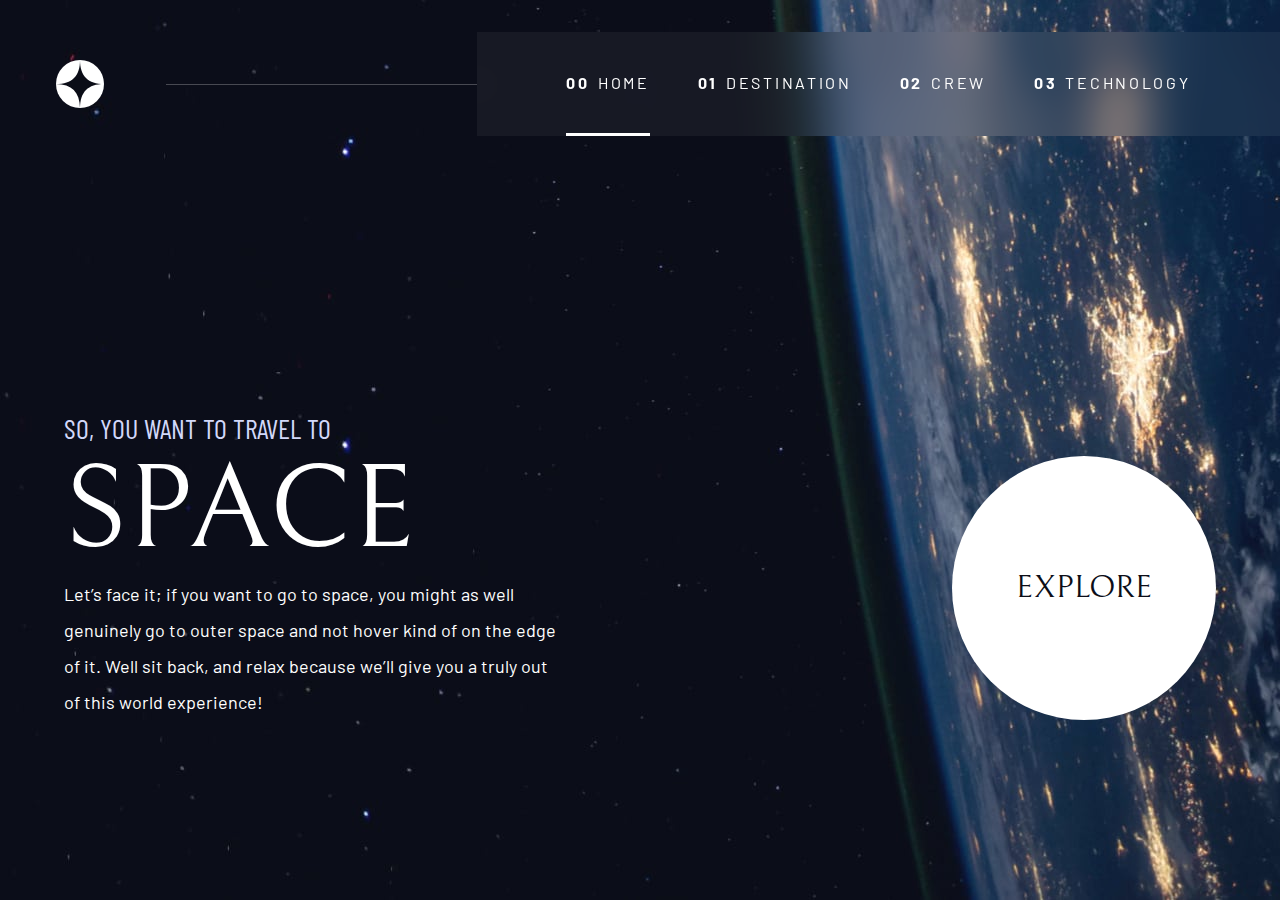
<file: index.html>
<!DOCTYPE html>
<html lang="en">
<head>
  <meta charset="UTF-8">
  <meta name="viewport" content="width=device-width, initial-scale=1.0">

  <link rel="preconnect" href="https://fonts.googleapis.com">
  <link rel="preconnect" href="https://fonts.gstatic.com" crossorigin>
  <link href="https://fonts.googleapis.com/css2?family=Barlow+Condensed:wght@400;700&family=Bellefair&family=Barlow:wght@400;700&display=swap"
      rel="stylesheet">

  <link rel="icon" type="image/png" sizes="32x32" href="./assets/favicon-32x32.png">
  <link rel="stylesheet" href="index.css">
  
  <title>Space Tourism</title>
</head>
<body class="home">
    <a class="skip-to-content bg-white text-dark" href="#main">Skip to content</a>
    <header class="primary-header flex">
        <div><img class="logo" src="./assets/shared/logo.svg" alt="space tourism logo"></div>
        <button class="mobile-nav-toggle" aria-controls="primary-navigation"><span class="sr-only" aria-expanded="false">Menu</span></button>
        <nav>
            <ul id="primary-navigation" data-visible="false" class="primary-navigation underline-indicators flex">
            <li class="active"><a class="uppercase text-white letter-spacing-2" href="index.html"><span aria-hidden="true">00</span>Home</a>
            <li><a class="uppercase text-white letter-spacing-2" href="destination.html"><span aria-hidden="true">01</span>Destination</a>
            <li><a class="uppercase text-white letter-spacing-2" href="crew.html"><span aria-hidden="true">02</span>Crew</a>
            <li><a class="uppercase text-white letter-spacing-2" href="#"><span aria-hidden="true">03</span>Technology</a>
            </ul>
        </nav>
    </header>

    <main id="main" class="grid-container">
        <div>
            <h1 class="ff-sans-cond fs-500 text-accent uppercase">So, you want to travel to
                <span class="ff-serif fs-900 text-white uppercase" style="display: block">space</span>
            </h1>
            <p>Let’s face it; if you want to go to space, you might as well genuinely go to 
                outer space and not hover kind of on the edge of it. Well sit back, and relax 
                because we’ll give you a truly out of this world experience!</p>
        </div>
        <div>
            <a href="destination.html" class="large-button uppercase ff-serif text-dark bg-white">Explore</a>
        </div>
    </main>

    <script src="index.js"></script>
</body>
</html>
</file>
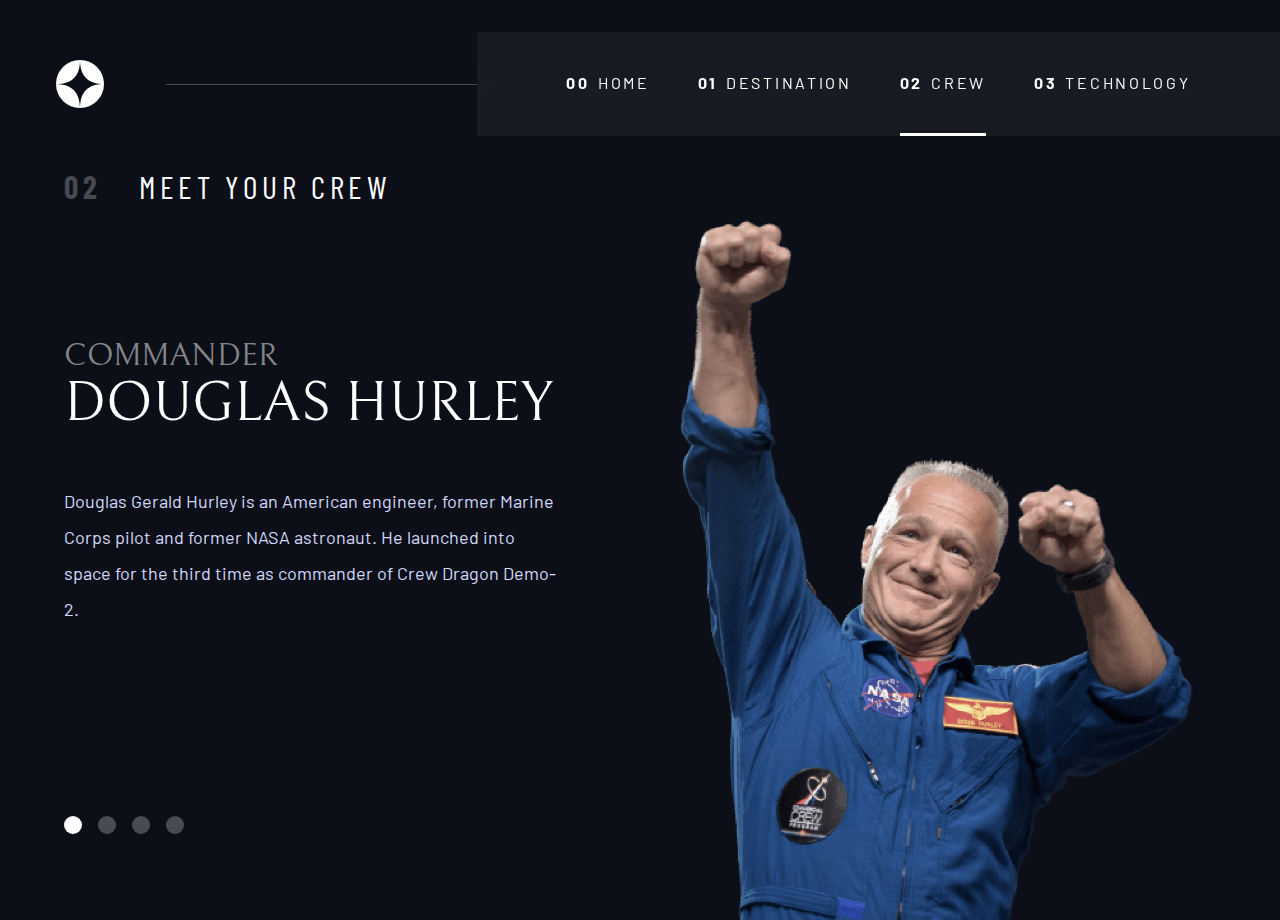
<file: crew.html>
<!DOCTYPE html>
<html lang="en">
<head>
  <meta charset="UTF-8">
  <meta name="viewport" content="width=device-width, initial-scale=1.0">

  <link rel="preconnect" href="https://fonts.googleapis.com">
  <link rel="preconnect" href="https://fonts.gstatic.com" crossorigin>
  <link href="https://fonts.googleapis.com/css2?family=Barlow+Condensed:wght@400;700&family=Bellefair&family=Barlow:wght@400;700&display=swap"
      rel="stylesheet">

  <link rel="icon" type="image/png" sizes="32x32" href="./assets/favicon-32x32.png">
  <link rel="stylesheet" href="index.css">
  
  <title>Space Tourism</title>
</head>
<body class="crew">
    <a class="skip-to-content bg-white text-dark" href="#main">Skip to content</a>
    <header class="primary-header flex">
        <div><img class="logo" src="./assets/shared/logo.svg" alt="space tourism logo"></div>
        <button class="mobile-nav-toggle" aria-controls="primary-navigation"><span class="sr-only" aria-expanded="false">Menu</span></button>
        <nav>
            <ul id="primary-navigation" data-visible="false" class="primary-navigation underline-indicators flex">
            <li><a class="uppercase text-white letter-spacing-2" href="index.html"><span aria-hidden="true">00</span>Home</a>
            <li><a class="uppercase text-white letter-spacing-2" href="destination.html"><span aria-hidden="true">01</span>Destination</a>
            <li class="active"><a class="uppercase text-white letter-spacing-2" href="crew.html"><span aria-hidden="true">02</span>Crew</a>
            <li><a class="uppercase text-white letter-spacing-2" href="#"><span aria-hidden="true">03</span>Technology</a>
            </ul>
        </nav>
    </header>

    <main id="main" class="grid-container flow">
        <h1 class="numbered-title"><span aria-hidden="true">02</span>Meet Your Crew</h1>
        <img class="active" src="./assets/crew/image-douglas-hurley.png" alt="Douglas Hurley">
        <img src="./assets/crew/image-mark-shuttleworth.png" alt="Mark Shuttleworth">
        <img src="./assets/crew/image-victor-glover.png" alt="Victor Glover">
        <img src="./assets/crew/image-anousheh-ansari.png" alt="Anousheh Ansari">
        <div class="dot-indicators flex">
            <button id="douglas-hurley-button" aria-selected="true"><span class="sr-only">Douglas Hurley</span></button>
            <button id="mark-shuttleworth-button" aria-selected="false"><span class="sr-only">Mark Shuttleworth</span></button>
            <button id="victor-glover-button" aria-selected="false"><span class="sr-only">Victor Glover</span></button>
            <button id="anousheh-ansari-button" aria-selected="false"><span class="sr-only">Anousheh Ansari</span></button>
        </div>
        <article class="crew-info flow">
            <h2 id="douglas-hurley-title" class="ff-serif fs-700 uppercase text-white active"><span class="ff-serif fs-600 uppercase">Commander</span>Douglas Hurley</h2>
            <p id="douglas-hurley-description" class="ff-sans-normal fs-400 text-accent active">Douglas Gerald Hurley is an American engineer, former Marine Corps pilot and former NASA astronaut. He launched into space for the third time as commander of Crew Dragon Demo-2.</p>
            <h2 id="mark-shuttleworth-title" class="ff-serif fs-700 uppercase text-white"><span class="ff-serif fs-600 uppercase">Mission Specialist</span>Mark Shuttleworth</h2>
            <p id="mark-shuttleworth-description" class="ff-sans-normal fs-400 text-accent">Mark Richard Shuttleworth is the founder and CEO of Canonical, the company behind the Linux-based Ubuntu operating system. Shuttleworth became the first South African to travel to space as a space tourist.</p>
            <h2 id="victor-glover-title" class="ff-serif fs-700 uppercase text-white"><span class="ff-serif fs-600 uppercase">Pilot</span>Victor Glover</h2>
            <p id="victor-glover-description" class="ff-sans-normal fs-400 text-accent">Pilot on the first operational flight of the SpaceX Crew Dragon to the International Space Station. Glover is a commander in the U.S. Navy where he pilots an F/A-18.He was a crew member of Expedition 64, and served as a station systems flight engineer. </p>
            <h2 id="anousheh-ansari-title" class="ff-serif fs-700 uppercase text-white"><span class="ff-serif fs-600 uppercase">Flight Engineer</span>Anousheh Ansari</h2>
            <p id="anousheh-ansari-description" class="ff-sans-normal fs-400 text-accent">Anousheh Ansari is an Iranian American engineer and co-founder of Prodea Systems. Ansari was the fourth self-funded space tourist, the first self-funded woman to fly to the ISS, and the first Iranian in space. </p>
        </article>
    </main>

    <script src="index.js"></script>
</body>
</html>
</file>
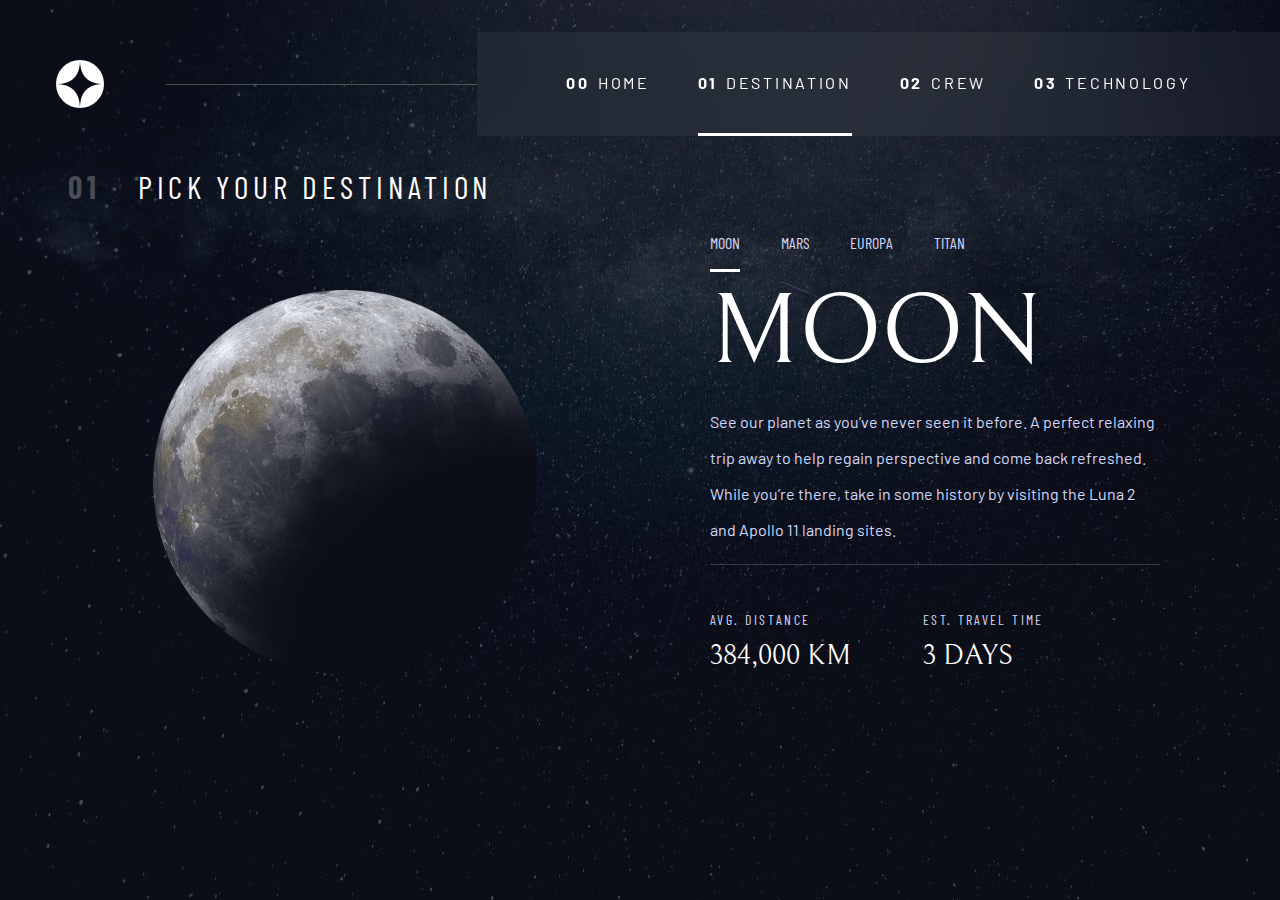
<file: destination.html>
<!DOCTYPE html>
<html lang="en">
<head>
  <meta charset="UTF-8">
  <meta name="viewport" content="width=device-width, initial-scale=1.0">

  <link rel="preconnect" href="https://fonts.googleapis.com">
  <link rel="preconnect" href="https://fonts.gstatic.com" crossorigin>
  <link href="https://fonts.googleapis.com/css2?family=Barlow+Condensed:wght@400;700&family=Bellefair&family=Barlow:wght@400;700&display=swap"
      rel="stylesheet">

  <link rel="icon" type="image/png" sizes="32x32" href="./assets/favicon-32x32.png">
  <link rel="stylesheet" href="index.css">
  
  <title>Space Tourism</title>
</head>
<body class="destination">
    <a class="skip-to-content bg-white text-dark" href="#moon">Skip to content</a>
    <header class="primary-header flex">
        <div><img class="logo" src="./assets/shared/logo.svg" alt="space tourism logo"></div>
        <button class="mobile-nav-toggle" aria-controls="primary-navigation"><span class="sr-only" aria-expanded="false">Menu</span></button>
        <nav>
            <ul id="primary-navigation" data-visible="false" class="primary-navigation underline-indicators flex">
            <li><a class="uppercase text-white letter-spacing-2" href="index.html"><span aria-hidden="true">00</span>Home</a>
            <li class="active"><a class="uppercase text-white letter-spacing-2" href="#"><span aria-hidden="true">01</span>Destination</a>
            <li><a class="uppercase text-white letter-spacing-2" href="crew.html"><span aria-hidden="true">02</span>Crew</a>
            <li><a class="uppercase text-white letter-spacing-2" href="#"><span aria-hidden="true">03</span>Technology</a>
            </ul>
        </nav>
    </header>

    <main id="main" class="grid-container">
        <div class="flex planet">
            <h2 class="numbered-title"><span aria-hidden="true">01</span>Pick Your Destination</h2>
            <img class="planet-image" src="./assets/destination/image-moon.png" alt="the moon">
        </div>
        <div class="planet-info grid">
            <nav>
                <ul class="secondary-navigation underline-indicators flex">
                    <li id="moon" class="active"><a href="#"class="ff-sans-cond uppercase text-accent">Moon</a></li>
                    <li id="mars"><a href="#" class="ff-sans-cond uppercase text-accent">Mars</a></li>
                    <li id="europa"><a href="#" class="ff-sans-cond uppercase text-accent">Europa</a></li>
                    <li id="titan"><a href="#" class="ff-sans-cond uppercase text-accent">Titan</a></li>
                </ul>
            </nav>
            <h1 class="ff-serif fs-800 uppercase text-white planet-name">Moon</h1>
            <p class="ff-sans-normal fs-300 text-accent planet-description">See our planet as you’ve never seen it before. A perfect relaxing trip away to help regain perspective and come back refreshed. While you’re there, take in some history by visiting the Luna 2 and Apollo 11 landing sites.</p>
            <div class="planet-stats">
                <h3 id="avg-distance" class="ff-serif fs-500 uppercase text-white"><span class="ff-sans-cond fs-200 uppercase text-accent letter-spacing-3" style="display:block">Avg. Distance</span>384,000 km</h3>
                <h3 id="est-travel-time" class="ff-serif fs-500 uppercase text-white"><span class="ff-sans-cond fs-200 uppercase text-accent letter-spacing-3" style="display:block">Est. Travel Time</span>3 Days</h3>
            </div>
        </div>
    </main>

    <script src="index.js"></script>
</body>
</html>
</file>
<file: index.css>
/* ------------------- */
/* Custom properties   */
/* ------------------- */

:root {
    /* colors */
    --clr-dark: 230 35% 7%;
    --clr-light: 231 77% 90%;
    --clr-white: 0 0% 100%;
    
    /* font-sizes */
    --fs-900: clamp(5rem, 8vw + 1rem, 9.375rem);
    --fs-800: 3.5rem;
    --fs-700: 1.5rem;
    --fs-600: 1rem;
    --fs-500: 1.75rem;
    --fs-400: 0.9375rem;
    --fs-300: 1rem;
    --fs-200: 0.875rem;
    
    /* font-families */
    --ff-serif: "Bellefair", serif;
    --ff-sans-cond: "Barlow Condensed", sans-serif;
    --ff-sans-normal: "Barlow", sans-serif;
}

@media (min-width: 35em) {
    :root {
        --fs-800: 5rem;
        --fs-700: 2.5rem;
        --fs-600: 1.5rem;
        --fs-400: 1rem;
        
    }
}

@media (min-width: 45em) {
    :root {
        /* font-sizes */
        --fs-800: 6.25rem;
        --fs-700: 3.5rem;
        --fs-600: 2rem;
        --fs-400: 1.125rem;
    }
}

/* ------------------- */
/* Reset               */
/* ------------------- */

/* https://piccalil.li/blog/a-modern-css-reset/ */

/* Box sizing */
*,
*::before,
*::after {
    box-sizing: border-box;
}

/* Reset margins */
body,
h1,
h2,
h3,
h4,
h5,
p,
ul,
figure,
picture {
    margin: 0;
    padding: 0;
}

h1,
h2,
h3,
h4,
h5,
h6,
p {
    font-weight: 400;
}

/* set up the body */
body {
    font-family: var(--ff-sans-normal);
    font-size: var(--fs-400);
    color: hsl( var(--clr-white) );
    background-color: hsl( var(--clr-dark) );
    line-height: 1.5em;
    min-height: 100vh;
    display: grid;
    grid-template-rows: min-content 1fr;
}

@media (min-width: 35em) {
    body {
        line-height: 1.75em;
    }
}

@media (min-width: 45em) {
    body {
        line-height: 2em;
    }
}

/* make images easier to work with */
img,
picture {
    max-width: 100%;
    display: block;
}

/* make form elements easier to work with */
input,
button,
textarea,
select {
    font: inherit;
}

/* remove animations for people who've turned them off */
@media (prefers-reduced-motion: reduce) {  
  *,
  *::before,
  *::after {
    animation-duration: 0.01ms !important;
    animation-iteration-count: 1 !important;
    transition-duration: 0.01ms !important;
    scroll-behavior: auto !important;
  }
}


/* ------------------- */
/* Utility classes     */
/* ------------------- */

/* general */

.flex {
    display: flex;
    gap: var(--gap, 1rem);
}

.grid {
    display: grid;
    gap: var(--gap, 1rem);
}

.block {
    display: block;
}

.flow > *:where(:not(:first-child)) {
    margin-top: var(--flow-space, 1rem);
}

.container {
    padding-inline: 2em;
    margin-inline: auto;
    max-width: 80rem;
}

.grid-container {
    display: grid;
    text-align: center;
    place-items: center;
    padding-inline: 1rem;
    padding-bottom: 4rem;
}

.grid-container p {
    max-width: 50ch;
}

@media(min-width:45em) {
    .grid-container {
        text-align: left;
        column-gap: var(--container-gap, 2rem);
        grid-template-columns: minmax(1rem, 1fr) repeat(2, minmax(0, 40rem)) minmax(1rem, 1fr);
    }

    .home .grid-container > *:first-child,
    .destination .grid-container > *:first-child {
        grid-column: 2;
        justify-self: start;
    }
    
    .home .grid-container > *:last-child,
    .destination .grid-container > *:last-child {
        grid-column: 3;
    }

    .home .grid-container {
        padding-bottom: max(6rem, 20vh);
        align-items: end;
    }

    .home .grid-container > *:last-child {
        justify-self: end;
    }
}

.sr-only {
  position: absolute; 
  width: 1px;
  height: 1px;
  padding: 0;
  margin: -1px; 
  overflow: hidden;
  clip: rect(0, 0, 0, 0);
  white-space: nowrap; /* added line */
  border: 0;
}

.skip-to-content {
    position: absolute;
    z-index: 3000;
    padding: .5em 1em;
    left: 50%;
    transform: translateX(-50%) translateY(-100%);
    transition: transform 300ms ease;
    tabindex: "1";
}

.skip-to-content:focus {
    transform: translateX(-50%) translateY(0);
}

/* colors */

.bg-dark { background-color: hsl( var(--clr-dark) );}
.bg-accent { background-color: hsl( var(--clr-light) );}
.bg-white { background-color: hsl( var(--clr-white) );}

.text-dark { color: hsl( var(--clr-dark) );}
.text-accent { color: hsl( var(--clr-light) );}
.text-white { color: hsl( var(--clr-white) );}

/* typography */

.ff-serif { font-family: var(--ff-serif); } 
.ff-sans-cond { font-family: var(--ff-sans-cond); } 
.ff-sans-normal { font-family: var(--ff-sans-normal); } 

.letter-spacing-1 { letter-spacing: 4.75px; } 
.letter-spacing-2 { letter-spacing: 2.7px; } 
.letter-spacing-3 { letter-spacing: 2.35px; } 

.uppercase { text-transform: uppercase; }

.fs-900 { font-size: var(--fs-900); }
.fs-800 { font-size: var(--fs-800); }
.fs-700 { font-size: var(--fs-700); }
.fs-600 { font-size: var(--fs-600); }
.fs-500 { font-size: var(--fs-500); }
.fs-400 { font-size: var(--fs-400); }
.fs-300 { font-size: var(--fs-300); }
.fs-200 { font-size: var(--fs-200); }

.fs-900,
.fs-800,
.fs-700,
.fs-600 {
    line-height: 1.1;
}

.numbered-title {
    font-family: var(--ff-sans-cond);
    font-size: 1rem;
    text-transform: uppercase;
    letter-spacing: 2.7px;  
}

.numbered-title span {
    margin-right: 1.125em;
    font-weight: 700;
    color: hsl( var(--clr-white) / .25);
}

@media (min-width: 35em) {
    .numbered-title {
        font-size: 1.25em;
        letter-spacing: 3.38px;
    }

    .numbered-title span {
        margin-right: 1.1875em;
    }
}

@media (min-width: 45em) {
    .numbered-title {
        font-size: 1.75em;
        letter-spacing: 4.72px; 
    }

    .numbered-title span {
        margin-right: 1.1875em; 
    }
}


/* ------------------- */
/* Components          */
/* ------------------- */

.large-button {
    font-size: 2rem;
    cursor: pointer;
    position: relative;
    z-index: 1;
    display: inline-grid;
    place-items: center;
    padding: 0 2em;
    border-radius: 50%;
    aspect-ratio: 1;
    text-decoration: none;
    tabindex: "2";
}

.large-button::after {
    content: '';
    position: absolute;
    z-index: -1;
    width: 100%;
    height: 100%;
    background: hsl( var(--clr-white) / .1);
    border-radius: 50%;
    opacity: 0;
    transition: opacity 300ms linear, transform 500ms ease-in-out;
}
 
.large-button:hover::after,
.large-button:focus-visible::after {
    opacity: 1;
    transform: scale(1.5);
}

.primary-header {
    justify-content: space-between;
    align-items: center;
}

.primary-navigation {
    --underline-gap: 2rem;
    list-style: none;
    margin: 0;
    background: hsl( var(--clr-dark) / 0.8);
}

@supports(backdrop-filter: blur(1.5rem)) {
    .primary-navigation {
        background: hsl( var(--clr-white) / 0.05);
        backdrop-filter: blur(1.5rem);
    }
}

.primary-navigation a {
    font-size: var(--fs-300);
    text-decoration: none;
}

.primary-navigation a:focus-visible {
    outline: 5px solid hsl( var(--clr-white) );
    outline-offset: 5px;
}

.primary-navigation a > span {
    font-weight: 700;
    margin-right: .5em;
}

.mobile-nav-toggle {
    display: none;
}

@media (max-width: 35rem) {
    .primary-navigation {
        --underline-gap: .5rem;
        position: fixed;
        z-index: 1000;
        inset: 0 0 0 30%;
        list-style: none;
        padding: min(20rem, 15vh) 2rem;
        margin: 0;
        flex-direction: column;
        transform: translateX(100%);
        transition: transform 300ms ease;
    }
    
    .primary-navigation[data-visible="true"] {
        transform: translateX(0);
    }

    .primary-navigation a {
        font-size: var(--fs-300);
    }

    .primary-navigation a > span {
        display: inline;
    }

    .mobile-nav-toggle {
        display: block;
        position: absolute;
        z-index: 2000;
        right: 1rem;
        top: 2rem;
        background: transparent;
        background-image: url(./assets/shared/icon-hamburger.svg);
        background-repeat: no-repeat;
        background-size: cover;
        background-position: center;
        width: 1.5rem;
        aspect-ratio: 1;
        border: 0;
        cursor: pointer;
    }

    .mobile-nav-toggle:focus-visible {
        outline: 5px solid white;
        outline-offset: 5px;
    }
}

@media(min-width: 35em) {
    .primary-navigation {
        padding-inline: clamp(3rem, 7vw, 7rem);
    }
}

@media (min-width: 35em) and (max-width: 44.999rem) {
    .primary-navigation a > span {
        display: none;   
    }

    .primary-navigation a {
        font-size: var(--fs-200);
    }
}

@media (min-width: 45em) {
    .primary-header::after {
        content: "";
        /* display: block; */
        position: relative;
        height: 1px;
        width: 100%;
        left: 3%;
        background: rgba(255, 255, 255, 0.25);
        order: 2;
    }

    .primary-header nav {
        order: 3;
    }

    .primary-navigation {
        --gap: 3rem;
        margin-block: 2rem;
    }
}

.underline-indicators > * {
    cursor: pointer;
    padding: var(--underline-gap, 1rem) 0;
    border: 0;
    border-bottom: .2rem solid hsl( var(--clr-white) / 0 );
    transition: border-color 300ms linear;
}

@media (hover: hover) {
    .underline-indicators > *:hover,
    .underline-indicators > *:focus {
        border-color: hsl( var(--clr-white) / .5);
    }
}

@media (min-width: 35rem) {
    .underline-indicators > .active,
    .underline-indicators > [aria-selected="true"] {
        color: hsl( var(--clr-white) / 1);
        border-color: hsl( var(--clr-white) / 1); 
    }
}

.tab-list {
    --gap: 2rem;
}

.dot-indicators > * {
    cursor: pointer;
    border: 0;
    border-radius: 50%;
    padding: .5em;
    background-color: hsl( var(--clr-white) / .25);
}
 
.dot-indicators > *:hover,
.dot-indicators > *:focus {
    background-color: hsl( var(--clr-white) / .5);
}

.dot-indicators > [aria-selected="true"] {
    background-color: hsl( var(--clr-white) / 1); 
}

/* ------------------- */
/* Home Page           */
/* ------------------- */

.home {
    background-image: url(./assets/home/background-home-mobile.jpg);
    background-size: cover;
    background-position: bottom center;
}

@media(min-width: 35em) {
    .home {
        background-image: url(./assets/home/background-home-tablet.jpg);
        background-position: top left;
    }
}

@media(min-width: 45em) {
    .home {
        background-image: url(./assets/home/background-home-desktop.jpg);
    }
}

.logo {
    margin: 1.5rem clamp(1.5rem, 5vw, 3.5rem);
}

/* ------------------- */
/* Destination Page    */
/* ------------------- */

.destination {
    background-image: url(./assets/destination/background-destination-mobile.jpg);
    background-size: cover;
}

.destination .grid-container {
    grid-template-rows: min-content 1fr;
    gap: 2em;
}

.planet {
    align-self: center;
    flex-direction: column;
    width: 100%;
    height: 100%;
    justify-content: flex-start;
    align-items: center;
    --gap: 2em;
}

.planet-info {
    --gap: 0;
    grid-template-rows: 3em 4em 9.8em 15.25em; 
    align-self: start;
    height: 100%;
    justify-items: center;
}

.destination nav {
    height: min-content;
}

.planet-image {
    justify-self: center;
    width: 10.5em;
    aspect-ratio: 1;
}

.secondary-navigation {
    --gap: 2.25em;
    --underline-gap: 0.5rem;
    list-style: none;
    margin: 0;
}

.secondary-navigation a {
    font-size: .875rem;
    text-decoration: none;
}

.secondary-navigation a:focus-visible {
    outline: 5px solid hsl( var(--clr-white) );
    outline-offset: 5px;
}

.secondary-navigation.underline-indicators > * {
    padding-top: 0;    
}

.secondary-navigation.underline-indicators > .active,
.secondary-navigation.underline-indicators > [aria-selected="true"] {
    color: hsl( var(--clr-white) / 1);
    border-color: hsl( var(--clr-white) / 1); 
}

.planet-description {
    align-self: start;
    padding-bottom: 2em;
    border-bottom: solid 1px #383B4B;
}

.planet-stats {
    display: flex;
    flex-direction: column;
    justify-content: space-between;
    height: 10em;
    align-self: center;
}

@media (min-width: 35em) {
    .destination {
        background-image: url(./assets/destination/background-destination-tablet.jpg);
    }
    .planet h2 {
        align-self: flex-start;
    }
    
    .planet-info {
        grid-template-rows: 4em 6.25em 8em 1fr; 
    }

   .planet-image {
       width: 18.75em;
   }
   
    .secondary-navigation a {
        font-size: 1rem;
    }

    .planet-description {
        padding-bottom: 1em;
    }

    .planet-stats {
        flex-direction: row;
        height: min-content;
        align-self: end;
        gap: 4em;
    }
}

@media (min-width: 45em) {
    .destination {
        background-image: url(./assets/destination/background-destination-desktop.jpg);
    }
    
    .planet {
        justify-content: space-between;
    }
    
    .destination .grid-container {
        grid-template-rows: 1fr 7em;
    }
    
    .destination .grid-container > *:first-child {
        grid-row: 1;
    }
    
    .destination .grid-container > *:last-child {
        grid-row: 1;
    }

    .planet-image {
        width: clamp(20em, 30vw, 30em);
    }

    .planet-info {
        justify-items: start;
        height: min-content;
        align-self: end;
        grid-template-rows: 3em 7em 11em 4em; 
    }
}

/* ------------------- */
/* Crew Page           */
/* ------------------- */

.crew .grid-container {
    grid-template-areas:
        'title'
        'image'
        'dots'
        'content';
}

.crew .grid-container h1 {
    grid-area: title;
}

.crew .grid-container img {
    grid-area: image;
}

.crew .grid-container .dot-indicators {
    grid-area: dots;
}

.crew .grid-container .crew-info {
    grid-area: content;
}

.crew main img {
    max-width: 60%;
    margin-inline: auto;
}

.crew .dot-indicators {
    position: relative;
}

.crew-info {
    --flow-space: 3rem;
}

.crew-info h2 span {
    display: block;
    color: hsl( var(--clr-white) / 0.5);
}

.crew p:not(.active),
.crew h2:not(.active),
.crew main img:not(.active) {
    display: none;
}

@media (min-width: 35em) {
    .crew .grid-container {
        grid-template-areas:
            'title'
            'content'
            'dots'
            'image';
                          
    }

    .crew-header {
        border-bottom: none;
    }
}

@media (min-width: 45em) {
    .crew .grid-container {
        justify-items: start;
        padding-bottom: 0;
        grid-template-areas:
            '. title title .'
            '. content image .'
            '. dots image .'
    }

    .crew main img {
        max-width: 100%;
        align-self: end;
    }
}
</file>
